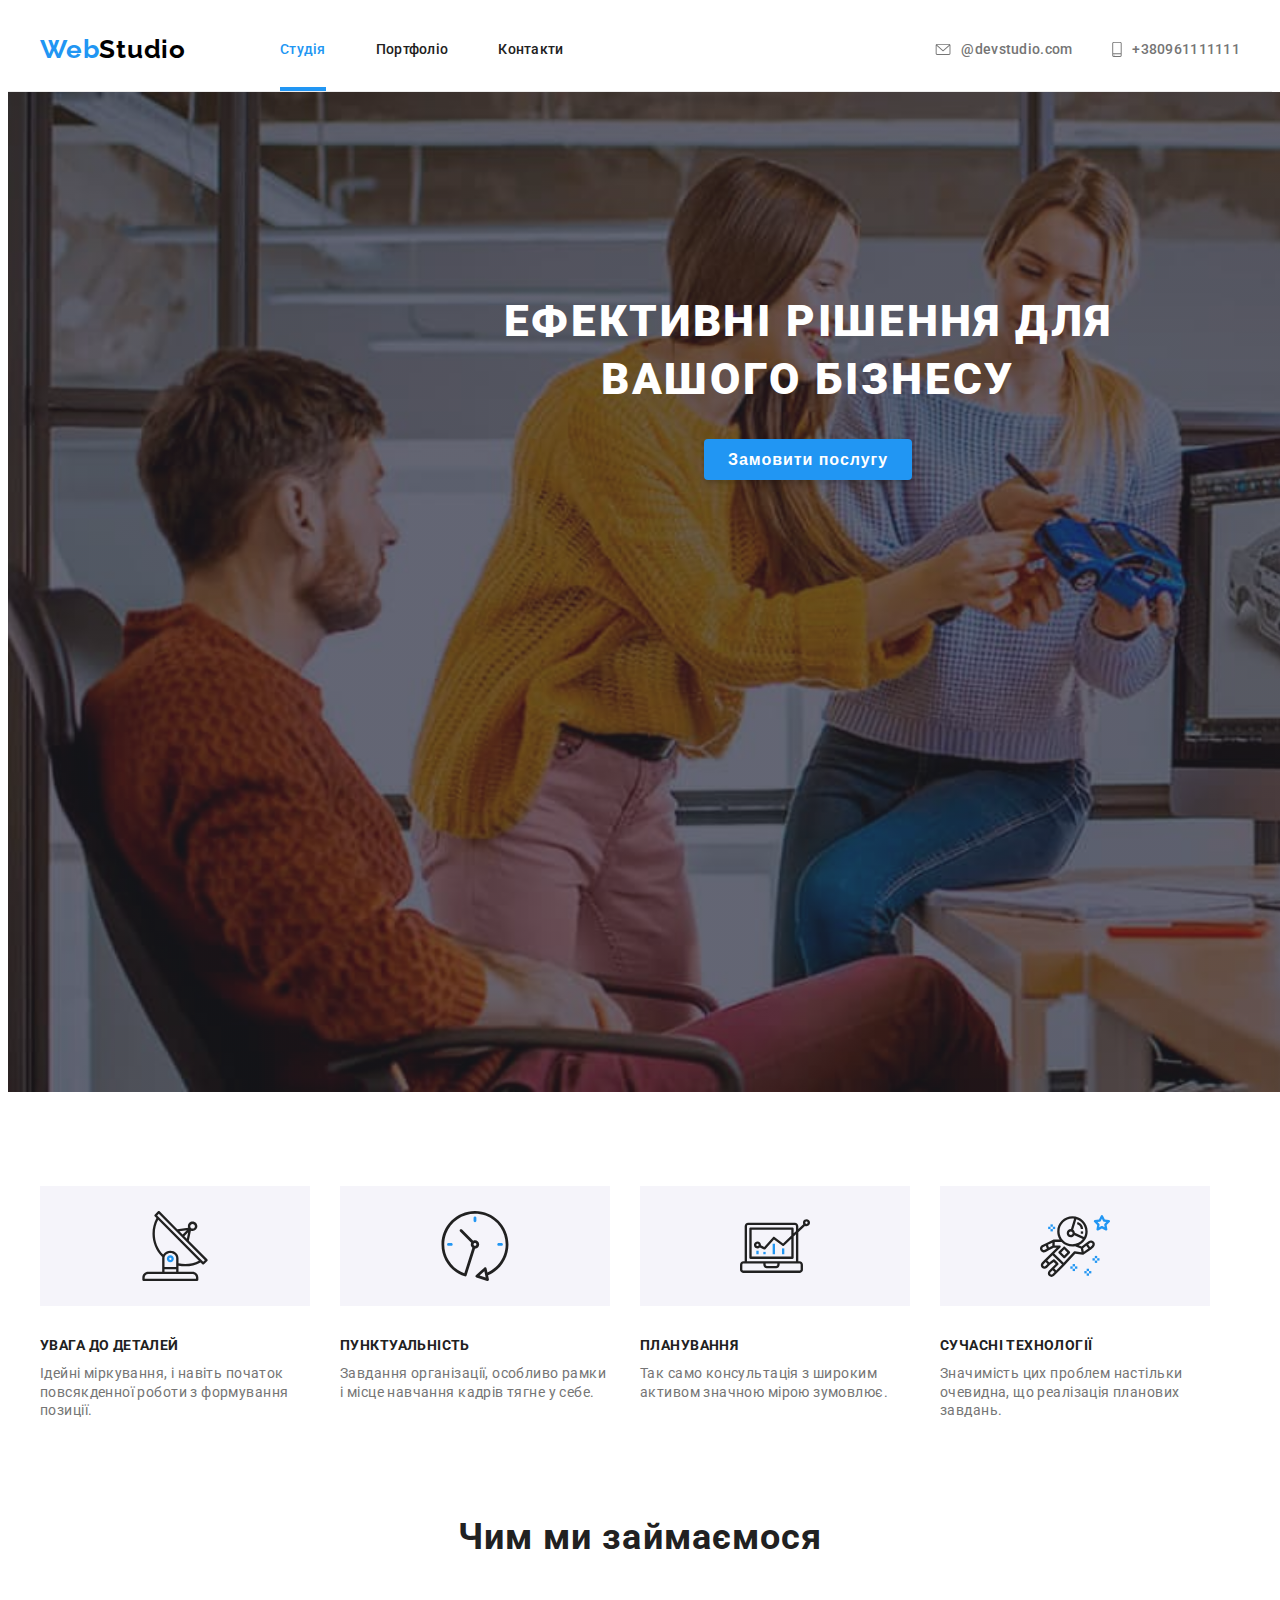
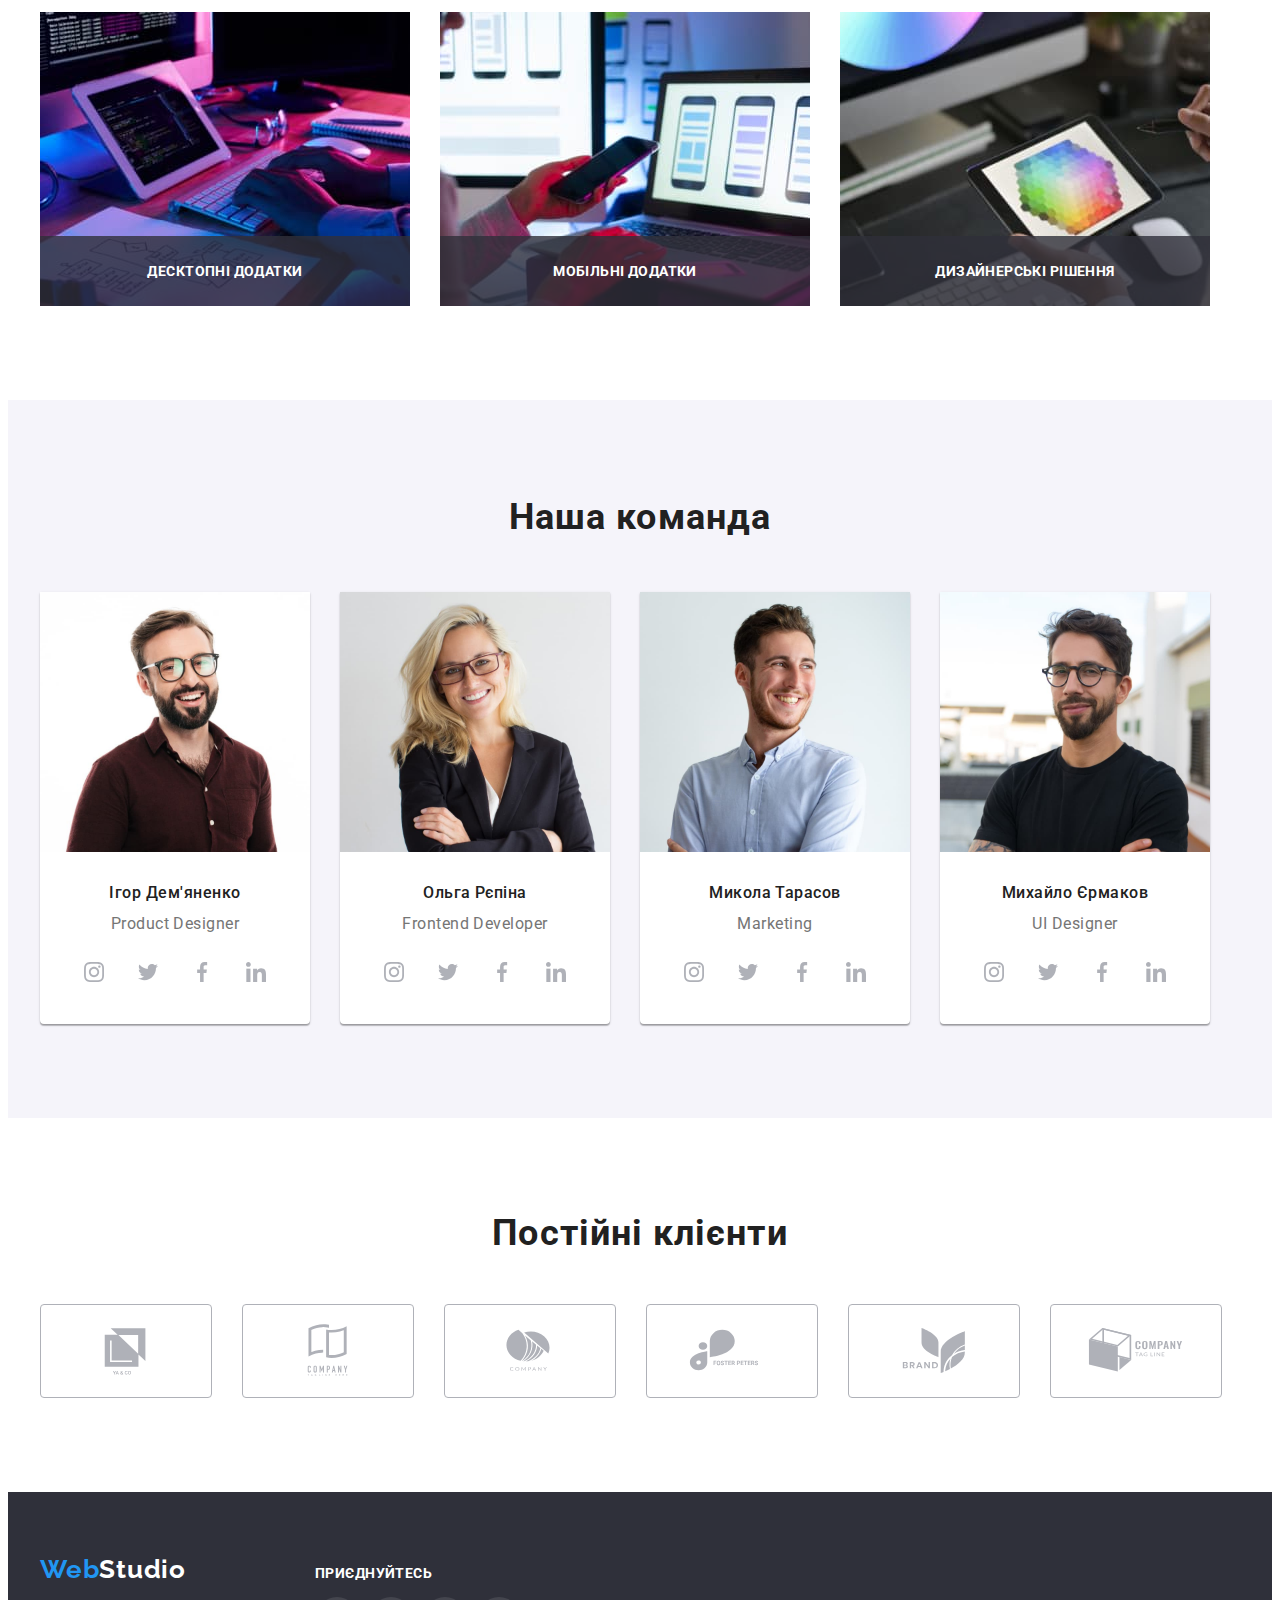
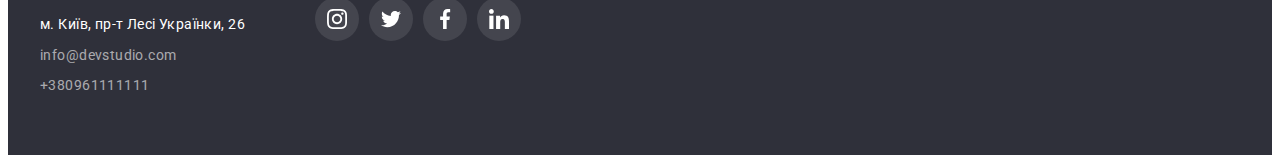
<file: index.html>
<!DOCTYPE html>
<html lang="uk">
  <head>
    <meta charset="UTF-8" />
    <meta http-equiv="X-UA-Compatible" content="IE=edge" />
    <meta name="viewport" content="width=device-width, initial-scale=1.0" />
    <title>WebStudio</title>
    <link rel="preconnect" href="https://fonts.googleapis.com" />
    <link rel="preconnect" href="https://fonts.gstatic.com" crossorigin />
    <link
      href="https://fonts.googleapis.com/css2?family=Raleway:wght@700&family=Roboto:wght@400;500;700;900&display=swap"
      rel="stylesheet"
    />
    <link
      rel="stylesheet"
      href="https://cdnjs.cloudflare.com/ajax/libs/modern-normalize/1.1.0/modern-normalize.min.css"
      integrity="sha512-wpPYUAdjBVSE4KJnH1VR1HeZfpl1ub8YT/NKx4PuQ5NmX2tKuGu6U/JRp5y+Y8XG2tV+wKQpNHVUX03MfMFn9Q=="
      crossorigin="anonymous"
      referrerpolicy="no-referrer"
    />
    <link rel="stylesheet" href="./css/styles.css" />
  </head>
  <body>
    <header class="header">
      <div class="container display-list">
        <a class="logo-link link" href="./index.html"
          ><span class="logo-accent">Web</span>Studio</a
        >
        <nav>
          <ul class="menu">
            <li class="nav-menu list">
              <a class="nav-link accent-line link" href="./index.html"
                ><span class="accent">Студія</span></a
              >
            </li>
            <li class="nav-menu list">
              <a class="nav-link link" href="./portfolio.html">Портфоліо</a>
            </li>
            <li class="nav-menu list">
              <a class="nav-link link" href="">Контакти</a>
            </li>
          </ul>
        </nav>
        <ul class="contact-menu list">
          <li class="contact-item">
            <a class="contact link" href="mailto:info@devstudio.com">
              <svg class="contact-img" width="16px" height="12px">
                <use href="./images/sprite.svg#mail"></use></svg>@devstudio.com</a>
          </li>
          <li class="contact-item">
            <a class="contact link" href="tel:+380961111111">
              <svg class="contact-img" width="10" height="16px">
                <use href="./images/sprite.svg#phone"></use></svg>+380961111111</a>
          </li>
        </ul>
      </div>
    </header>
    <main>
      <section class="hero">
        <div class="container">
          <h1 class="hero-title">Ефективні рішення для вашого бізнесу</h1>
          <button class="model-btn"  type="button" data-modal-open>Замовити послугу</button>
        </div>
      </section>
      <section class="sub-hero">
        <div class="container">
          <ul class="horizontal-block">
            <li class="horizontal-block-item list">
              <div class="sub-hero-icon-block">
                <svg class="sub-hero-icon" width="70px" height="70px">
                  <use href="./images/sprite.svg#icon-antenna"></use>
                </svg>
              </div>
              <h2 class="sub-hero-title">УВАГА ДО ДЕТАЛЕЙ</h2>
              <p class="sub-title">
                Ідейні міркування, і навіть початок повсякденної роботи з
                формування позиції.
              </p>
            </li>
            <li class="horizontal-block-item list">
              <div class="sub-hero-icon-block">
                <svg class="sub-hero-icon" width="70px" height="70px">
                  <use href="./images/sprite.svg#clock"></use>
                </svg>
              </div>
              <h2 class="sub-hero-title">ПУНКТУАЛЬНІСТЬ</h2>
              <p class="sub-title">
                Завдання організації, особливо рамки і місце навчання кадрів
                тягне у себе.
              </p>
            </li>
            <li class="horizontal-block-item list">
              <div class="sub-hero-icon-block">
                <svg class="sub-hero-icon" width="70px" height="70px">
                  <use href="./images/sprite.svg#diagram"></use>
                </svg>
              </div>
              <h2 class="sub-hero-title">ПЛАНУВАННЯ</h2>
              <p class="sub-title">
                Так само консультація з широким активом значною мірою зумовлює.
              </p>
            </li>
            <li class="horizontal-block-item list">
              <div class="sub-hero-icon-block">
                <svg class="sub-hero-icon" width="70px" height1060px">
                  <use href="./images/sprite.svg#astronaut"></use>
                </svg>
              </div>
              <h2 class="sub-hero-title">СУЧАСНІ ТЕХНОЛОГІЇ</h2>
              <p class="sub-title">
                Значимість цих проблем настільки очевидна, що реалізація
                планових завдань.
              </p>
            </li>
          </ul>
        </div>
      </section>
      <section class="employment">
        <div class="container">
          <h2 class="employment-and-team">Чим ми займаємося</h2>
          <ul class="list employment-horizontal-block">
            <li class="employment-horizontal-item">
              <img src="./images/box1.jpg" alt="box1" />
              <p class="employment-title">Десктопні додатки</p>
            </li>
            <li class="employment-horizontal-item">
              <img src="./images/box2.jpg" alt="box2" />
              <p class="employment-title">Мобільні додатки</p>
            </li>
            <li class="employment-horizontal-item">
              <img src="./images/box3.jpg" alt="box3" />
              <p class="employment-title">Дизайнерські рішення</p>
            </li>
          </ul>
        </div>
      </section>
      <section class="team-background">
        <div class="container">
          <h2 class="employment-and-team">Наша команда</h2>
          <ul class="list team-block">
            <li class="team-block-item">
              <img
                class="image-team"
                src="./images/img1.jpg"
                alt="фото"
                width="270"
                height="260"
              />
              <div class="name-and-work">
                <h3 class="name">Ігор Дем'яненко</h3>
                <p class="work">Product Designer</p>

                <ul class="social-list list">
                  <li class="social-list-item">
                    <a class="social-list-link" href="">
                      <svg class="social-list-icon" width="20px" height="20px">
                        <use href="./images/sprite.svg#instagram"></use>
                      </svg>
                    </a>
                  </li>
                  <li class="social-list-item">
                    <a class="social-list-link" href="">
                      <svg class="social-list-icon" width="20px" height="20px">
                        <use href="./images/sprite.svg#twitter"></use>
                      </svg>
                    </a>
                  </li>
                  <li class="social-list-item">
                    <a class="social-list-link" href="">
                      <svg class="social-list-icon" width="20px" height="20px">
                        <use href="./images/sprite.svg#facebook"></use>
                      </svg>
                    </a>
                  </li>
                  <li class="social-list-item">
                    <a class="social-list-link" href="">
                      <svg class="social-list-icon" width="20px" height="20px">
                        <use href="./images/sprite.svg#linkedin"></use>
                      </svg>
                    </a>
                  </li>
                </ul>
              </div>
            </li>
            <li class="team-block-item">
              <img
                class="image-team"
                src="./images/img2.jpg"
                alt="фото"
                width="270"
                height="260"
              />
              <div class="name-and-work">
                <h3 class="name">Ольга Рєпіна</h3>
                <p class="work">Frontend Developer</p>

                <ul class="social-list list">
                  <li class="social-list-item">
                    <a class="social-list-link" href="">
                      <svg class="social-list-icon" width="20px" height="20px">
                        <use href="./images/sprite.svg#instagram"></use>
                      </svg>
                    </a>
                  </li>
                  <li class="social-list-item">
                    <a class="social-list-link" href="">
                      <svg class="social-list-icon" width="20px" height="20px">
                        <use href="./images/sprite.svg#twitter"></use>
                      </svg>
                    </a>
                  </li>
                  <li class="social-list-item">
                    <a class="social-list-link" href="">
                      <svg class="social-list-icon" width="20px" height="20px">
                        <use href="./images/sprite.svg#facebook"></use>
                      </svg>
                    </a>
                  </li>
                  <li class="social-list-item">
                    <a class="social-list-link" href="">
                      <svg class="social-list-icon" width="20px" height="20px">
                        <use href="./images/sprite.svg#linkedin"></use>
                      </svg>
                    </a>
                  </li>
                </ul>
              </div>
            </li>
            <li class="team-block-item">
              <img
                class="image-team"
                src="./images/img3.jpg"
                alt="фото"
                width="270"
                height="260"
              />
              <div class="name-and-work">
                <h3 class="name">Микола Тарасов</h3>
                <p class="work">Marketing</p>
                <ul class="social-list list">
                  <li class="social-list-item">
                    <a class="social-list-link" href="">
                      <svg class="social-list-icon" width="20px" height="20px">
                        <use href="./images/sprite.svg#instagram"></use>
                      </svg>
                    </a>
                  </li>
                  <li class="social-list-item">
                    <a class="social-list-link" href="">
                      <svg class="social-list-icon" width="20px" height="20px">
                        <use href="./images/sprite.svg#twitter"></use>
                      </svg>
                    </a>
                  </li>
                  <li class="social-list-item">
                    <a class="social-list-link" href="">
                      <svg class="social-list-icon" width="20px" height="20px">
                        <use href="./images/sprite.svg#facebook"></use>
                      </svg>
                    </a>
                  </li>
                  <li class="social-list-item">
                    <a class="social-list-link" href="">
                      <svg class="social-list-icon" width="20px" height="20px">
                        <use href="./images/sprite.svg#linkedin"></use>
                      </svg>
                    </a>
                  </li>
                </ul>
              </div>
            </li>
            <li class="team-block-item">
              <img
                class="image-team"
                src="./images/img4.jpg"
                alt="фото"
                width="270"
                height="260"
              />
              <div class="name-and-work">
                <h3 class="name">Михайло Єрмаков</h3>
                <p class="work">UI Designer</p>
                <ul class="social-list list">
                  <li class="social-list-item">
                    <a class="social-list-link" href="">
                      <svg class="social-list-icon" width="20px" height="20px">
                        <use href="./images/sprite.svg#instagram"></use>
                      </svg>
                    </a>
                  </li>
                  <li class="social-list-item">
                    <a class="social-list-link" href="">
                      <svg class="social-list-icon" width="20px" height="20px">
                        <use href="./images/sprite.svg#twitter"></use>
                      </svg>
                    </a>
                  </li>
                  <li class="social-list-item">
                    <a class="social-list-link" href="">
                      <svg class="social-list-icon" width="20px" height="20px">
                        <use href="./images/sprite.svg#facebook"></use>
                      </svg>
                    </a>
                  </li>
                  <li class="social-list-item">
                    <a class="social-list-link" href="">
                      <svg class="social-list-icon" width="20px" height="20px">
                        <use href="./images/sprite.svg#linkedin"></use>
                      </svg>
                    </a>
                  </li>
                </ul>
              </div>
            </li>
          </ul>
        </div>
      </section>
      <section class="client-object">
        <div class="container">
          <h2 class="client-title">Постійні клієнти</h2>
          <ul class="client-list list">
            <li class="client-list-item">
              <a class="client-list-link" href="">
                <svg class="client" width="106px" height="60px">
                  <use href="./images/sprite.svg#logo"></use>
                </svg>
              </a>
            </li>
            <li class="client-list-item">
              <a class="client-list-link" href="">
                <svg class="client" width="106px" height="60px">
                  <use href="./images/sprite.svg#logo1"></use>
                </svg>
              </a>
            </li>
            <li class="client-list-item">
              <a class="client-list-link" href="">
                <svg class="client" width="106px" height="60px">
                  <use href="./images/sprite.svg#logo2"></use>
                </svg>
              </a>
            </li>
            <li class="client-list-item">
              <a class="client-list-link" href="">
                <svg class="client" width="106px" height="60px">
                  <use href="./images/sprite.svg#logo3"></use>
                </svg>
              </a>
            </li>
            <li class="client-list-item">
              <a class="client-list-link" href="">
                <svg class="client" width="106px" height="60px">
                  <use href="./images/sprite.svg#logo4"></use>
                </svg>
              </a>
            </li>
            <li class="client-list-item">
              <a class="client-list-link" href="">
                <svg class="client" width="106px" height="60px">
                  <use href="./images/sprite.svg#logo5"></use>
                </svg>
              </a>
            </li>
          </ul>
        </div>
      </section>
    </main>
    <footer class="footer">
      <div class="footer-item container">
        <div class="address-block">
          <a class="logo-link-footer link" href="./index.html"
            ><span class="logo-accent">Web</span>Studio</a
          >
          <address class="address">
            <p class="list-address" lang="uk">
              м. Київ, пр-т Лесі Українки, 26
            </p>
            <ul class="list">
              <li class="list-address link">
                <a class="contact-list link" href="mailto:info@devstudio.com"
                  >info@devstudio.com</a
                >
              </li>
              <li class="list-address link">
                <a class="contact-list link" href="tel:+380961111111"
                  >+380961111111</a
                >
              </li>
            </ul>
          </address>
        </div>
        <div class="footer-link">
          <h2 class="footer-title">Приєднуйтесь</h2>
          <ul class="footer-social-list list">
            <li class="footer-social-list-item">
              <a class="footer-social-list-link" href="">
                <svg class="footer-social-list-icon" width="20px" height="20px">
                  <use href="./images/sprite.svg#instagram"></use>
                </svg>
              </a>
            </li>
            <li class="footer-social-list-item">
              <a class="footer-social-list-link" href="">
                <svg class="footer-social-list-icon" width="20px" height="20px">
                  <use href="./images/sprite.svg#twitter"></use>
                </svg>
              </a>
            </li>
            <li class="footer-social-list-item">
              <a class="footer-social-list-link" href="">
                <svg class="footer-social-list-icon" width="20px" height="20px">
                  <use href="./images/sprite.svg#facebook"></use>
                </svg>
              </a>
            </li>
            <li class="footer-social-list-item">
              <a class="footer-social-list-link" href="">
                <svg class="footer-social-list-icon" width="20px" height="20px">
                  <use href="./images/sprite.svg#linkedin"></use>
                </svg>
              </a>
            </li>
          </ul>
        </div>
      </div>
    </footer>
    <div class="backdrop is-hidden" data-modal>
      <div class="modal">
        <button type="button" class="close-modal-btn" data-modal-close>
          <svg class="modal-close-icon" width="18px" height="18px">
            <use href="./images/sprite.svg#icon-close"></use>
          </svg>
        </button>

        <form class="contact-form">
          <strong>Залиште свої дані, ми вам передзвонимо</strong>
          <label class="contact-form-field">
            Ім'я
            <input name="user-name" class="contact-form-input" type="text" required>
          </label>
          <label class="contact-form-field">
            Телефон
            <input name="user-phone" class="contact-form-input" type="tel" required>
          </label>
          <label class="contact-form-field">
            Пошта
            <input name="user-email" class="contact-form-input" type="email" required>
          </label>
          <label>
            Коментар
            <textarea name="use-message" class="contact-form-massage" placeholder="Введіть текст"></textarea>
          </label>
          <div class="contact-form-checkbox-wrapper">
            <input  name="accept-policy" class="contact-form-checkbox" type="checkbox" required>
            <label class="checkbox-label" for="">Погоджуюся з розсилкою та приймаю <a href="">Умови договору</a></label>
            <button class="submit-btn" type="submit">Відправити</button>
          </div>
        </form>
      </div>
    </div>
    <script src="./js/modal.js"></script>
  </body>
</html>
</file>
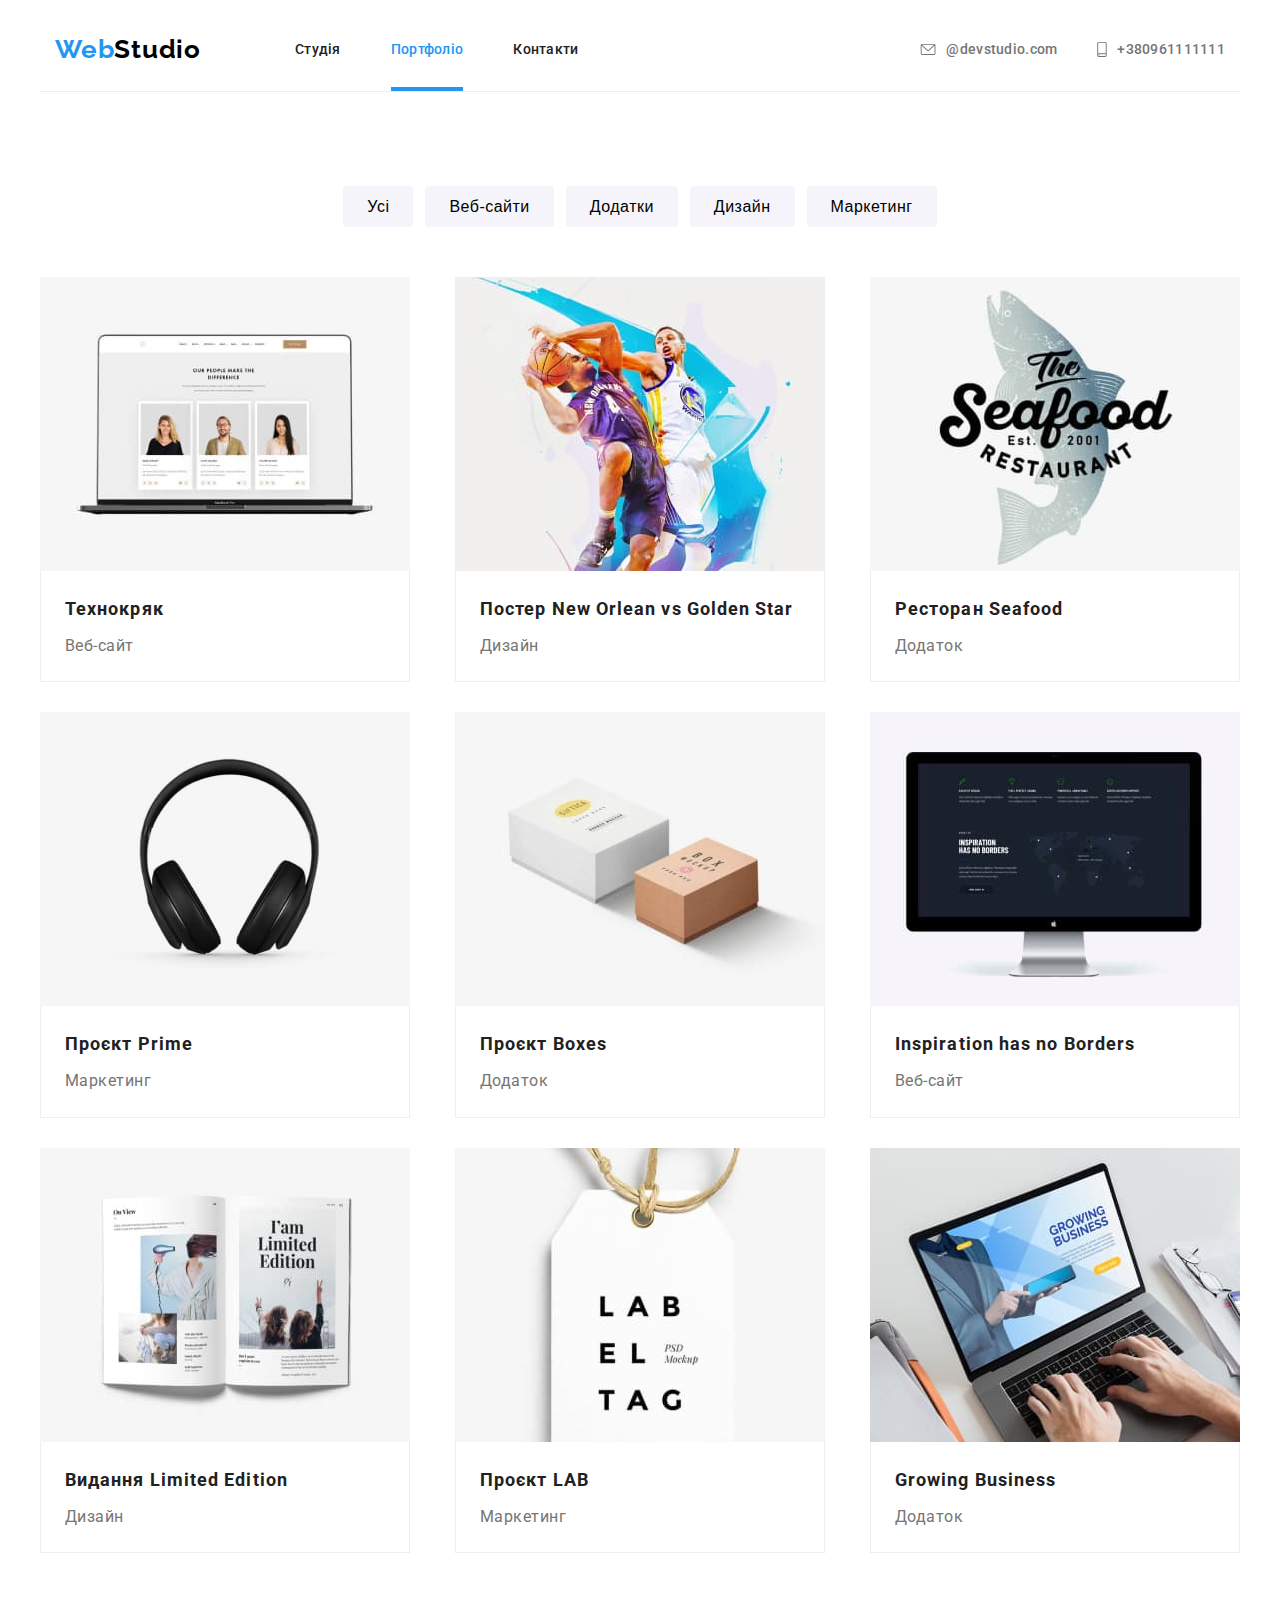
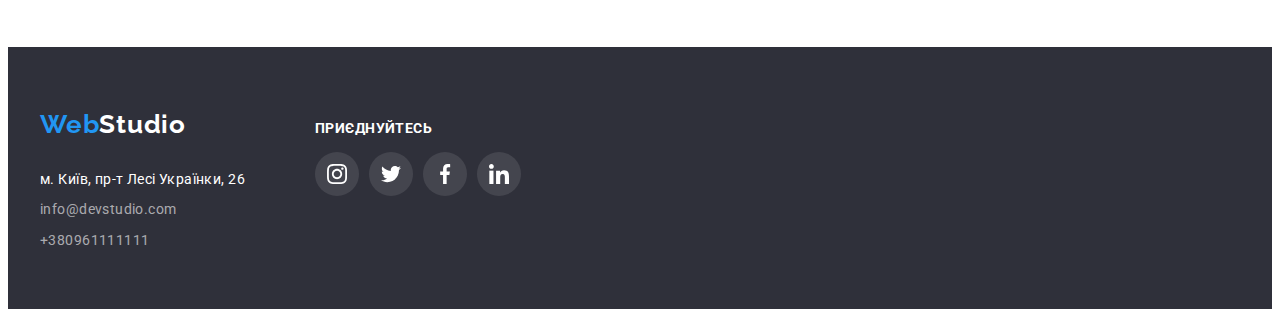
<file: portfolio.html>
<!DOCTYPE html>
<html lang="en">

<head>
  <meta charset="UTF-8" />
  <meta http-equiv="X-UA-Compatible" content="IE=edge" />
  <meta name="viewport" content="width=\, initial-scale=1.0" />
  <title>Document</title>
  <link rel="preconnect" href="https://fonts.googleapis.com" />
  <link rel="preconnect" href="https://fonts.gstatic.com" crossorigin />
  <link href="https://fonts.googleapis.com/css2?family=Raleway:wght@700&family=Roboto:wght@400;500;700;900&display=swap"
    rel="stylesheet" />
  <link rel="stylesheet" href="https://cdnjs.cloudflare.com/ajax/libs/modern-normalize/1.1.0/modern-normalize.min.css"
    integrity="sha512-wpPYUAdjBVSE4KJnH1VR1HeZfpl1ub8YT/NKx4PuQ5NmX2tKuGu6U/JRp5y+Y8XG2tV+wKQpNHVUX03MfMFn9Q=="
    crossorigin="anonymous" referrerpolicy="no-referrer" />
  <link rel="stylesheet" href="./css/styles.css" />
</head>

<body>
  <div class="container">
    <header class="header">
      <div class="container display-list">
        <a class="logo-link link" href="./index.html"><span class="logo-accent">Web</span>Studio</a>
        <nav>
          <ul class="menu">
            <li class="nav-menu list">
              <a class="nav-link link" href="./index.html">Студія</a>
            </li>
            <li class="nav-menu list">
              <a class="nav-link accent-line link" href="./portfolio.html"><span class="accent">Портфоліо</span></a>
            </li>
            <li class="nav-menu list">
              <a class="nav-link link" href="">Контакти</a>
            </li>
          </ul>
        </nav>
        <ul class="contact-menu list">
          <li class="contact-item">
            <a class="contact link" href="mailto:info@devstudio.com">
              <svg class="contact-img" width="16px" height="12px">
                <use href="./images/sprite.svg#mail"></use>
              </svg>@devstudio.com</a>
          </li>
          <li class="contact-item">
            <a class="contact link" href="tel:+380961111111">
              <svg class="contact-img" width="10" height="16px">
                <use href="./images/sprite.svg#phone"></use>
              </svg>+380961111111</a>
          </li>
        </ul>
      </div>
    </header>
  </div>
  <main>
    <section class="galery-section">
      <div class="container">
        <ul class="button-portfolio list">
          <li class="galery">
            <button class="button-portfolio-model">Усі</button>
          </li>
          <li class="galery">
            <button class="button-portfolio-model">Веб-сайти</button>
          </li>
          <li class="galery">
            <button class="button-portfolio-model">Додатки</button>
          </li>
          <li class="galery">
            <button class="button-portfolio-model">Дизайн</button>
          </li>
          <li class="galery">
            <button class="button-portfolio-model">Маркетинг</button>
          </li>
        </ul>
        <ul class="galery-item list">
          <li class="galery-card-item">
            <a class="galery-card link" href="">
              <div class="box">
                <img class="galery-img" src="./images/image_box.jpg" alt="Веб-сайти" />
                <div class="overlay">
                  <p></p>
                </div>
              </div>
              <div class="galery-card-title">
                <h3 class="portfolio-cards-title">Технокряк</h3>
                <p class="sub-portfolio-cards-title">Веб-сайт</p>
              </div>
            </a>
          </li>
          <li class="galery-card-item">
            <a class="galery-card link" href="">
              <div class="box">
                <img class="galery-img" src="./images/image_box2.jpg" alt="Дизайн" />
                <div class="overlay">
                  <p></p>
                </div>
              </div>
              <div class="galery-card-title">
                <h3 class="portfolio-cards-title">
                  Постер New Orlean vs Golden Star
                </h3>
                <p class="sub-portfolio-cards-title">Дизайн</p>
              </div>
            </a>
          </li>
          <li class="galery-card-item">
            <a class="galery-card link" href="">
              <div class="box">
                <img class="galery-img" src="./images/image_box3.jpg" alt="Додаток" />
                <div class="overlay">
                  <p></p>
                </div>
              </div>
              <div class="galery-card-title">
                <h3 class="portfolio-cards-title">Ресторан Seafood</h3>
                <p class="sub-portfolio-cards-title">Додаток</p>
              </div>
            </a>
          </li>
          <li class="galery-card-item">
            <a class="galery-card link" href="">
              <div class="box">
                <img class="galery-img" src="./images/image_box4.jpg" alt="Веб-сайти" />
                <div class="overlay">
                  <p></p>
                </div>
              </div>
              <div class="galery-card-title">
                <h3 class="portfolio-cards-title">Проєкт Prime</h3>
                <p class="sub-portfolio-cards-title">Маркетинг</p>
              </div>
            </a>
          </li>
          <li class="galery-card-item">
            <a class="galery-card link" href="">
              <div class="box">
                <img class="galery-img" src="./images/image_box5.jpg" alt="Веб-сайти" />
                <div class="overlay">
                  <p></p>
                </div>
              </div>
              <div class="galery-card-title">
                <h3 class="portfolio-cards-title">Проєкт Boxes</h3>
                <p class="sub-portfolio-cards-title">Додаток</p>
              </div>
            </a>
          </li>
          <li class="galery-card-item">
            <a class="galery-card link" href="">
              <div class="box">
                <img class="galery-img" src="./images/image_box6.jpg" alt="Веб-сайти" />
                <div class="overlay">
                  <p></p>
                </div>
              </div>
              <div class="galery-card-title">
                <h3 class="portfolio-cards-title">
                  Inspiration has no Borders
                </h3>
                <p class="sub-portfolio-cards-title">Веб-сайт</p>
              </div>
            </a>
          </li>
          <li class="galery-card-item">
            <a class="galery-card link" href="">
              <div class="box">
                <img class="galery-img" src="./images/image_box7.jpg" alt="Веб-сайти" />
                <div class="overlay">
                  <p></p>
                </div>
              </div>
              <div class="galery-card-title">
                <h3 class="portfolio-cards-title">Видання Limited Edition</h3>
                <p class="sub-portfolio-cards-title">Дизайн</p>
              </div>
            </a>
          </li>
          <li class="galery-card-item">
            <a class="galery-card link" href="">
              <div class="box">
                <img class="galery-img" src="./images/image_box8.jpg" alt="Веб-сайти" />
                <div class="overlay">
                  <p></p>
                </div>
              </div>
              <div class="galery-card-title">
                <h3 class="portfolio-cards-title">Проєкт LAB</h3>
                <p class="sub-portfolio-cards-title">Маркетинг</p>
              </div>
            </a>
          </li>
          <li class="galery-card-item">
            <a class="galery-card link" href="">
              <div class="box">
                <img class="galery-img" src="./images/image_box9.jpg" alt="Веб-сайти" />
                <div class="overlay">
                  <p></p>
                </div>
              </div>
              <div class="galery-card-title">
                <h3 class="portfolio-cards-title">Growing Business</h3>
                <p class="sub-portfolio-cards-title">Додаток</p>
              </div>
            </a>
          </li>
        </ul>
      </div>
    </section>
  </main>
  <footer class="footer">
    <div class="footer-item container">
      <div class="address-block">
        <a class="logo-link-footer link" href="./index.html"><span class="logo-accent">Web</span>Studio</a>
        <address class="address">
          <p class="list-address" lang="uk">
            м. Київ, пр-т Лесі Українки, 26
          </p>
          <ul class="list">
            <li class="list-address link">
              <a class="contact-list link" href="mailto:info@devstudio.com">info@devstudio.com</a>
            </li>
            <li class="list-address link">
              <a class="contact-list link" href="tel:+380961111111">+380961111111</a>
            </li>
          </ul>
        </address>
      </div>
      <div class="footer-link">
        <h2 class="footer-title">Приєднуйтесь</h2>
        <ul class="footer-social-list list">
          <li class="footer-social-list-item">
            <a class="footer-social-list-link" href="">
              <svg class="footer-social-list-icon" width="20px" height="20px">
                <use href="./images/sprite.svg#instagram"></use>
              </svg>
            </a>
          </li>
          <li class="footer-social-list-item">
            <a class="footer-social-list-link" href="">
              <svg class="footer-social-list-icon" width="20px" height="20px">
                <use href="./images/sprite.svg#twitter"></use>
              </svg>
            </a>
          </li>
          <li class="footer-social-list-item">
            <a class="footer-social-list-link" href="">
              <svg class="footer-social-list-icon" width="20px" height="20px">
                <use href="./images/sprite.svg#facebook"></use>
              </svg>
            </a>
          </li>
          <li class="footer-social-list-item">
            <a class="footer-social-list-link" href="">
              <svg class="footer-social-list-icon" width="20px" height="20px">
                <use href="./images/sprite.svg#linkedin"></use>
              </svg>
            </a>
          </li>
        </ul>
      </div>
    </div>
  </footer>
</body>

</html>
</file>
<file: css/styles.css>
:root {
  --accent-color: #2196f3;
  --second-accent-color: #ffffff;
  --primary-color: #757575;
  --secondary-color: #212121;
  --background-color: #2f303a;
  --portfolio-buttom-color: #f5f4fa;
}

/* Reset styles */
h1,
h2,
h3,
h4,
h5,
h6,
p {
  margin-top: 0;
  margin-bottom: 0;
}

ol,
ul {
  margin-top: 0;
  margin-bottom: 0;
  padding-left: 0;
}

img {
  display: block;
}

address {
  font-style: normal;
}

/* End reset */
.container {
  margin-right: auto;
  margin-left: auto;
  width: 1200px;
  padding-left: 15px;
  padding-right: 15px;
}

.list {
  list-style: none;
}

.link {
  text-decoration: none;
}

body {
  font-family: "Roboto", sans-serif;
  color: var(--primary-color);
}

.accent {
  position: relative;
  color: var(--accent-color);
}

.accent-line {
  position: relative;
}

.accent-line::after {
  content: "";
  position: absolute;
  bottom: 0;
  left: 0;
  width: 100%;
  height: 4px;
  background-color: var(--accent-color);
}

/* .horizontal-block {
  display: flex;
} */
/* <=======logo=======> */
.logo-link {
  display: flex;
  align-items: center;
  margin-right: 94px;

  font-family: "Raleway";
  font-weight: 700;
  font-size: 26px;
  line-height: 1.33;
  letter-spacing: 0.03em;
  color: black;
}

.logo-link-footer {
  font-family: "Raleway";
  font-weight: 700;
  font-size: 26px;
  line-height: 1.33;
  letter-spacing: 0.03em;
  color: var(--second-accent-color);
}

.logo-accent {
  color: var(--accent-color);
}

.header {
  display: flex;
  border-bottom: 1px solid #ececec;
}

.contact-menu {
  display: flex;
  align-items: center;
  margin-left: auto;
}

.contact-item {
  display: flex;
  align-items: center;
  justify-content: center;
}

.contact {
  display: flex;
  align-items: center;
  justify-content: center;
  gap: 10px;
  padding-top: 32px;
  padding-bottom: 32px;
}

.contact-item:not(:last-child) {
  margin-right: 40px;
}

/* <=======navigation=======> */
.menu {
  display: flex;
}

.nav-menu:not(:last-child) {
  margin-right: 50px;
}

.nav-menu {
  display: flex;
}

.nav-link {
  padding-top: 32px;
  padding-bottom: 32px;

  font-family: "Roboto";
  font-weight: 500;
  font-size: 14px;
  line-height: 1.33;
  letter-spacing: 0.02em;
  color: var(--secondary-color);
  transition: color 250ms cubic-bezier(0.4, 0, 0.2, 1);
}

.display-list {
  display: flex;
}

.nav-link:hover,
.nav-link:focus {
  color: var(--accent-color);
}

.contact {
  font-weight: 500;
  font-size: 14px;
  line-height: 1.33;
  letter-spacing: 0.02em;
  color: inherit;
  transition: color 250ms cubic-bezier(0.4, 0, 0.2, 1);
}

.contact:hover,
.contact:focus {
  color: var(--accent-color);
}

.contact-img {
  fill: var(--primary-color);
  transition: fill 250ms cubic-bezier(0.4, 0, 0.2, 1);
}

.contact:hover .contact-img,
.contact:focus .contact-img {
  fill: var(--accent-color);
}

/* <=======hero=======> */
.hero {
  margin-left: auto;
  margin-right: auto;
  padding-top: 200px;
  padding-bottom: 200px;
  width: 1600px;
  height: 600px;
  background-image: linear-gradient(rgba(47, 48, 58, 0.4),
      rgba(47, 48, 58, 0.4)),
    url("../images/background_hero.jpg");
  background-size: cover;
  background-color: var(--background-color);
}

.hero-title {
  width: 700px;
  margin-left: auto;
  margin-right: auto;
  margin-bottom: 30px;
  font-weight: 900;
  font-size: 44px;
  line-height: 1.33;
  text-align: center;
  letter-spacing: 0.06em;
  text-transform: uppercase;
  color: var(--second-accent-color);
}

.model-btn {
  min-width: 200px;
  margin-left: auto;
  margin-right: auto;
  padding-top: 10px;
  padding-bottom: 10px;
  padding-left: 24px;
  padding-right: 24px;

  border: none;
  font-weight: 700;
  font-size: 16px;
  line-height: 1.33;
  display: flex;
  align-items: center;
  text-align: center;
  letter-spacing: 0.06em;
  color: var(--second-accent-color);
  cursor: pointer;
  /* backgroud button */
  background: var(--accent-color);
  box-shadow: 0px 4px 4px rgba(0, 0, 0, 0.15);
  border-radius: 4px;
  transition: background 250ms cubic-bezier(0.4, 0, 0.2, 1),
    box-shadow 250ms cubic-bezier(0.4, 0, 0.2, 1);
}

.model-btn:hover,
.model-btn:focus,
.model-btn:active {
  background: #188ce8;
  box-shadow: 0px 4px 4px rgba(0, 0, 0, 0.15);
  border-radius: 4px;
}

/* <=======sub hero=======> */
.horizontal-block {
  display: flex;
  margin-left: auto;
  margin-right: auto;
}

.horizontal-block-item {
  width: 270px;
}

.horizontal-block-item:not(:last-child) {
  margin-right: 30px;
}

.sub-hero {
  padding-top: 94px;
  padding-bottom: 94px;
}

.sub-hero-icon-block {
  background-color: #f5f4fa;
  display: flex;
  align-items: center;
  justify-content: center;
  width: 270px;
  height: 120px;
}

.sub-hero-title {
  margin-top: 30px;
  margin-bottom: 10px;
  font-weight: 700;
  font-size: 14px;
  line-height: 1.33;
  letter-spacing: 0.03em;
  text-transform: uppercase;
  color: var(--secondary-color);
}

.sub-title,
.sub-portfolio-title {
  font-weight: 400;
  font-size: 14px;
  line-height: 1.33;
  letter-spacing: 0.03em;
}

.employment {
  padding-bottom: 94px;
}

.employment-and-team {
  margin-bottom: 50px;
  font-weight: 700;
  font-size: 36px;
  line-height: 1.33;
  text-align: center;
  letter-spacing: 0.03em;
  color: var(--secondary-color);
}

.name {
  margin-bottom: 10px;
  font-weight: 500;
  font-size: 16px;
  line-height: 1.33;
  text-align: center;
  letter-spacing: 0.03em;
  color: var(--secondary-color);
}

.work {
  font-weight: 400;
  font-size: 16px;
  line-height: 1.33;
  text-align: center;
  letter-spacing: 0.03em;
}

.list-address:not(:last-child) {
  margin-bottom: 12px;
}

.address {
  margin-top: 28px;
  font-style: normal;
  font-weight: 400;
  font-size: 14px;
  line-height: 1.33;
  letter-spacing: 0.03em;
  color: var(--second-accent-color);
}

/* <=======footer=======> */

.contact-list {
  font-weight: 400;
  font-size: 14px;
  line-height: 1.33;
  letter-spacing: 0.03em;
  color: rgba(255, 255, 255, 0.6);
}

.footer {
  padding-top: 60px;
  padding-bottom: 60px;
  background-color: var(--background-color);
}

/* <=======Portfolio=======> */
.galery:not(:last-child) {
  margin-right: 12px;
}

.button-portfolio-model {
  padding-top: 10px;
  padding-bottom: 10px;
  padding-left: 24px;
  padding-right: 24px;

  border: none;
  display: flex;
  font-weight: 500;
  font-size: 16px;
  line-height: 1.33;
  text-align: center;
  letter-spacing: 0.03em;
  color: black;
  cursor: pointer;
  /* button background */
  background: var(--portfolio-buttom-color);
  border-radius: 4px;
  transition: background 250ms cubic-bezier(0.4, 0, 0.2, 1),
    box-shadow 250ms cubic-bezier(0.4, 0, 0.2, 1),
    color 250ms cubic-bezier(0.4, 0, 0.2, 1);
}

.button-portfolio-model:hover,
.button-portfolio-model:focus,
.button-portfolio-model:active {
  background: var(--accent-color);
  box-shadow: 0px 3px 1px rgba(0, 0, 0, 0.1), 0px 1px 2px rgba(0, 0, 0, 0.08),
    0px 2px 2px rgba(0, 0, 0, 0.12);
  color: var(--second-accent-color);
}

.button-portfolio {
  display: flex;
  justify-content: center;
  margin-bottom: 50px;
}

.portfolio-cards-title {
  font-weight: 700;
  font-size: 18px;
  line-height: 2;
  letter-spacing: 0.06em;
  color: #212121;
  margin-bottom: 4px;
}

.sub-portfolio-cards-title {
  font-weight: 400;
  font-size: 16px;
  line-height: 1.9;
  letter-spacing: 0.03em;
  color: #757575;
}

.employment-horizontal-block {
  display: flex;
}

.employment-horizontal-item:not(:last-child) {
  margin-right: 30px;
}

.employment-horizontal-item {
  position: relative;
}

.employment-title {
  display: flex;
  justify-content: center;
  align-items: center;
  position: absolute;
  bottom: 0;
  left: 0;
  width: 100%;
  height: 70px;
  font-family: "Roboto";
  font-style: normal;
  font-weight: 700;
  font-size: 14px;
  line-height: 16px;
  text-align: center;
  letter-spacing: 0.03em;
  text-transform: uppercase;

  color: #ffffff;
  background-color: rgba(47, 48, 58, 0.8);
  ;
}

.team-block {
  display: flex;
}

.team-block-item {
  background: #ffffff;
  box-shadow: 0px 1px 3px rgba(0, 0, 0, 0.12), 0px 1px 1px rgba(0, 0, 0, 0.14),
    0px 2px 1px rgba(0, 0, 0, 0.2);
  border-radius: 0px 0px 4px 4px;
  flex-basis: calc((100% - 90) / 4);
}

.team-block-item:not(:last-child) {
  margin-right: 30px;
}

.name-and-work {
  padding-top: 30px;
  padding-bottom: 30px;
  flex-basis: calc((100% - 90) / 4);
}

.location {
  padding-bottom: 12px;
}

.team-background {
  background-color: #f5f4fa;
  padding-top: 94px;
  padding-bottom: 94px;
}

.galery-item {
  display: flex;
  justify-content: space-between;
  flex-wrap: wrap;
}

.galery-card-title {
  background: #ffffff;
  border: 1px solid #eeeeee;
  border-top: none;
  padding-left: 24px;
  padding-right: 24px;
  padding-bottom: 20px;
  padding-top: 20px;
}

.galery-item {
  box-sizing: calc(100%/3);
}

.galery-card-item:not(:nth-child(3n)) {
  margin-right: 30px;
}

.galery-card-item:not(:nth-child(n + 7)) {
  margin-bottom: 30px;
}

.galery-card {
  display: block;
  transition: box-shadow 250ms cubic-bezier(0.4, 0, 0.2, 1);
}

.galery-card:hover,
.galery-card:focus {
  display: block;
  box-shadow: 0px 1px 1px rgba(0, 0, 0, 0.12), 0px 4px 4px rgba(0, 0, 0, 0.06),
    1px 4px 6px rgba(0, 0, 0, 0.16);
}

.galery-section {
  padding-top: 94px;
  padding-bottom: 94px;
}

.social-list {
  padding: 0px;
  margin-top: 16px;
  display: flex;
  justify-content: center;
}

.social-list-item:not(:last-child) {
  margin-right: 10px;
}

.social-list-link {
  display: flex;
  justify-content: center;
  align-items: center;
  width: 44px;
  height: 44px;
  border-radius: 50%;
  transition: background-color 250ms cubic-bezier(0.4, 0, 0.2, 1);
}

.social-list-icon {
  fill: #afb1b8;
  transition: fill 250ms cubic-bezier(0.4, 0, 0.2, 1);
}

.social-list-link:hover,
.social-list-link:focus {
  background-color: var(--accent-color);
}

.social-list-link:hover .social-list-icon,
.social-list-link:focus .social-list-icon {
  fill: #ffffff;
}

.client-object {
  margin-left: auto;
  margin-right: auto;
  padding-bottom: 94px;
  padding-top: 94px;
}

.client {
  fill: #afb1b8;
  transition: fill 250ms cubic-bezier(0.4, 0, 0.2, 1);
}

.client-list-link {
  display: flex;
  align-items: center;
  justify-content: center;
  width: 170px;
  height: 92px;

  border: 1px solid #afb1b8;
  border-radius: 4px;
  transition: border 250ms cubic-bezier(0.4, 0, 0.2, 1);
}

.client-list-link:focus,
.client-list-link:hover {
  border: 1px solid var(--accent-color);
}

.client-list-link:hover .client,
.client-list-link:focus .client {
  fill: var(--accent-color);
}

.client-title {
  display: flex;
  justify-content: center;
  margin-bottom: 50px;

  font-family: "Roboto";
  font-style: normal;
  font-weight: 700;
  font-size: 36px;
  line-height: 42px;
  text-align: center;
  letter-spacing: 0.03em;

  color: #212121;
}

.client-list {
  display: flex;
  gap: 30px;
}

.footer-social-list {
  padding: 0px;
  margin-top: 16px;
  display: flex;
}

.footer-social-list-item:not(:last-child) {
  margin-right: 10px;
}

.footer-social-list-link {
  display: flex;
  justify-content: center;
  align-items: center;
  width: 44px;
  height: 44px;
  border-radius: 50%;
  background-color: rgba(255, 255, 255, 0.1);
  transition: background-color 250ms cubic-bezier(0.4, 0, 0.2, 1);
}

.footer-social-list-icon {
  fill: var(--second-accent-color);
  transition: fill 250ms cubic-bezier(0.4, 0, 0.2, 1);
}

.footer-social-list-link:hover,
.footer-social-list-link:focus {
  background-color: var(--accent-color);
}

.footer-social-list-link:hover .footer-social-list-icon,
.footer-social-list-link:focus .footer-social-list-icon {
  fill: var(--second-accent-color);
}

.footer-item {
  display: flex;
  align-items: baseline;
}

.footer-title {
  font-family: "Roboto";
  font-style: normal;
  font-weight: 700;
  font-size: 14px;
  line-height: 16px;
  letter-spacing: 0.03em;
  text-transform: uppercase;
  
  color: #ffffff;
}

.address-block {
  margin-right: 70px;
}
/*end */




.overlay {
  box-sizing: border-box;
}

.box {
  position: relative;
  overflow: hidden;
}

.overlay {
  position: absolute;
  top: 0;
  left: 0;
  width: 100%;
  height: 100%;
  transform: translateY(100%);
  transition: 250ms cubic-bezier(0.4, 0, 0.2, 1);
  background-color: var(--accent-color);
  opacity: 90%;

}

.galery-card-item:hover .overlay {
  transform: translateX(0);
}

/* modal */
.backdrop {
  position: fixed;
  top: 0;
  left: 0;
  width: 100%;
  height: 100%;
  background-color: rgba(0, 0, 0, 0.2);
  transition: opacity 250ms cubic-bezier(0.4, 0, 0.2, 1),
  visibility 250ms cubic-bezier(0.4, 0, 0.2, 1);
}

.backdrop.is-hidden {
  opacity: 0;
  visibility: hidden;
  pointer-events: none;
}

.backdrop.is-hidden .modal {
  transform: translate(-50%, 50%);
}

.modal {
  position: absolute;
  top: 50%;
  left: 50%;
  transform: translate(-50%, -50%);
  transition: 250ms cubic-bezier(0.4, 0, 0.2, 1);
  width: 528px;
  height: 581px;
  
  background: #ffffff;
  box-shadow: 0px 1px 3px rgba(0, 0, 0, 0.12), 0px 1px 1px rgba(0, 0, 0, 0.14),
    0px 2px 1px rgba(0, 0, 0, 0.2);
  border-radius: 4px;
}

.close-modal-btn {
  position: absolute;
  top: 8px;
  right: 8px;
  display: flex;
  justify-content: center;
  align-items: center;
  width: 30px;
  height: 30px;
  padding: 0;
  border-radius: 50%;
  background-color: #ffffff;
  border: 1px solid rgba(0, 0, 0, 0.1);
  cursor: pointer;
}

.contact-form {}
</file>
